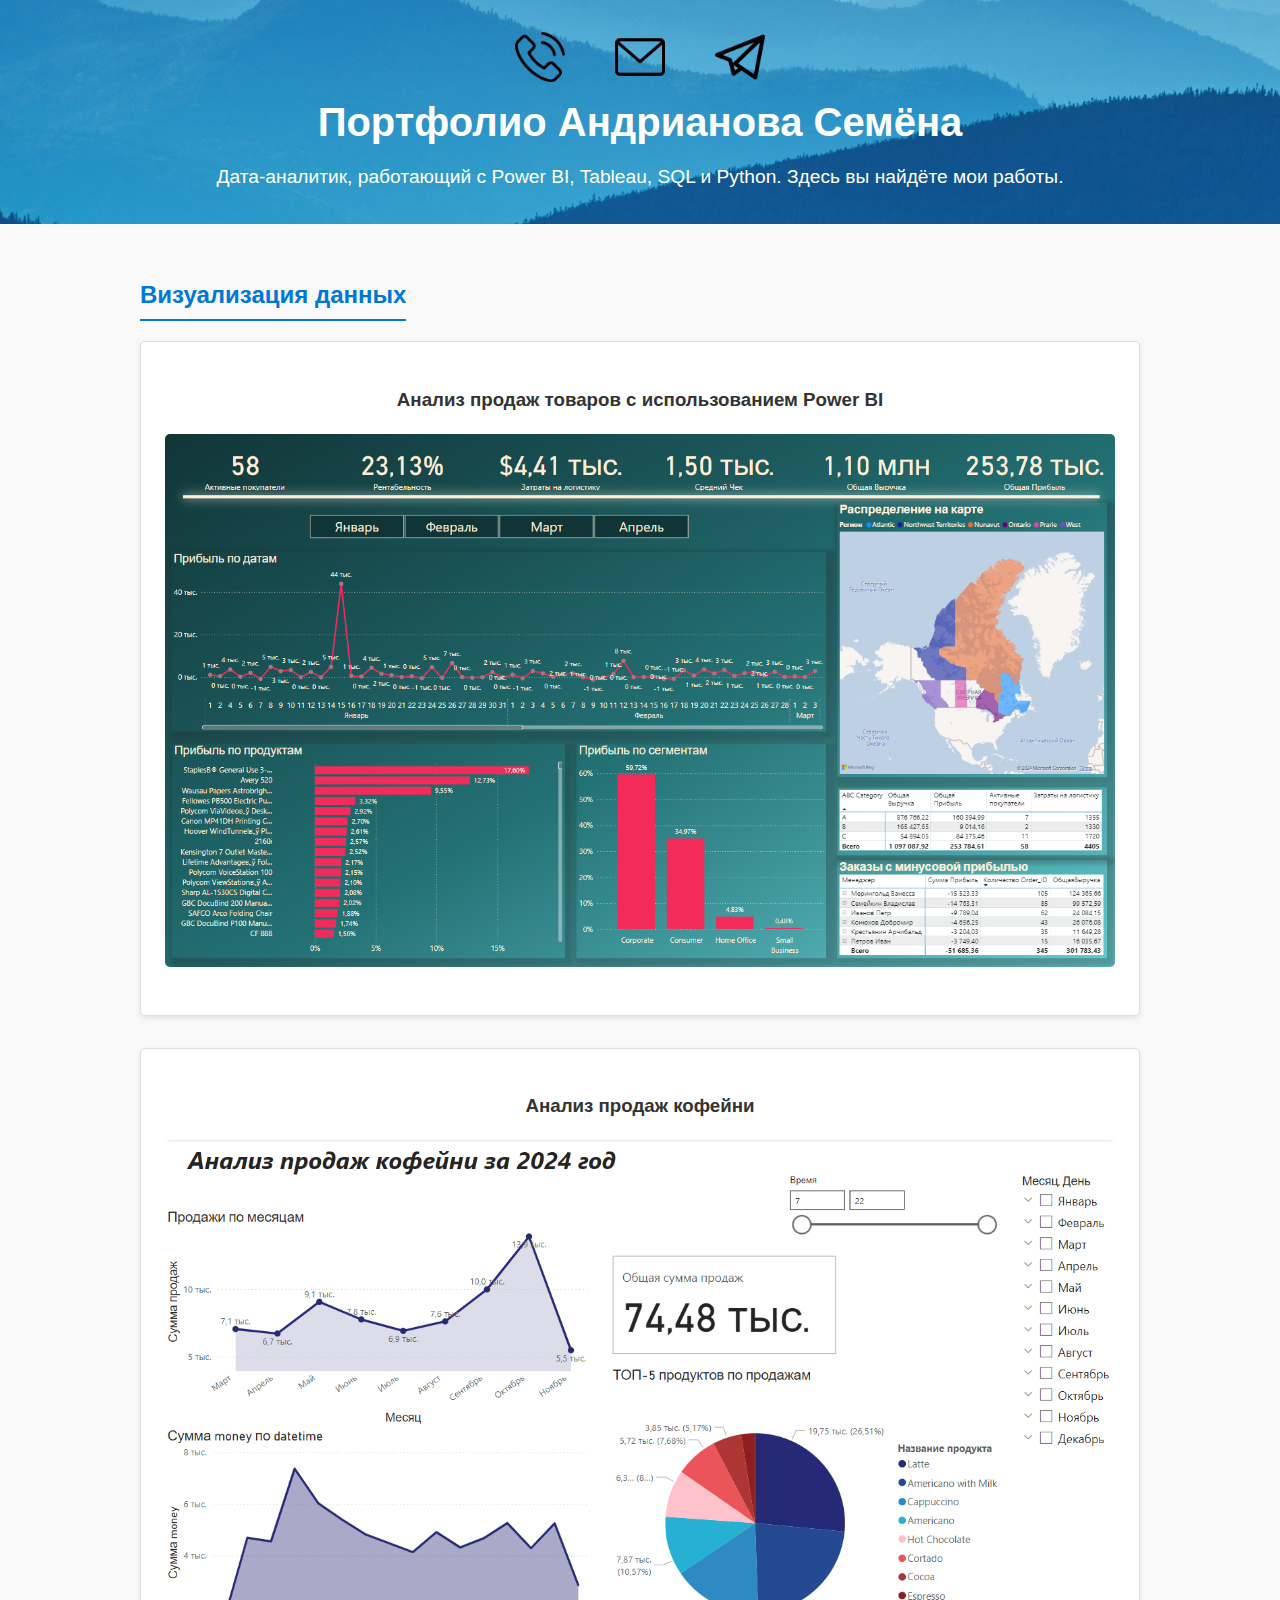
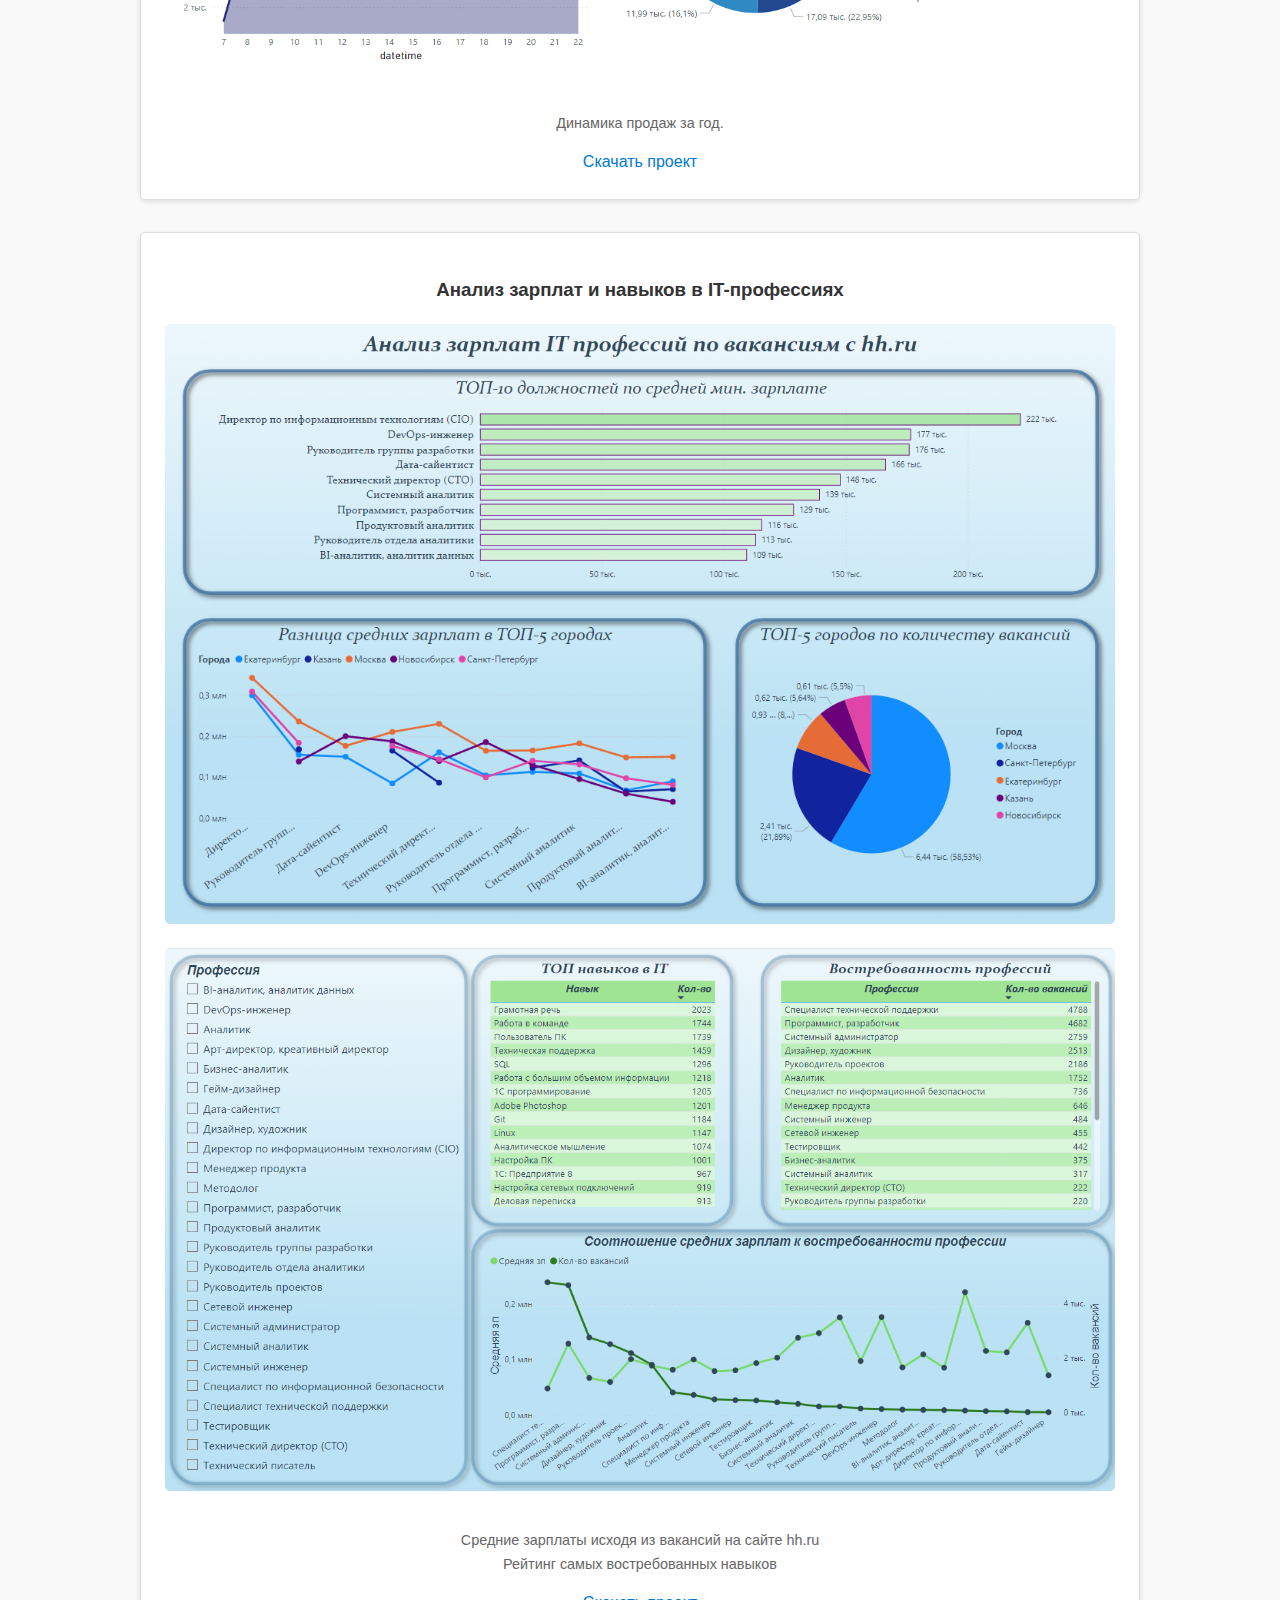
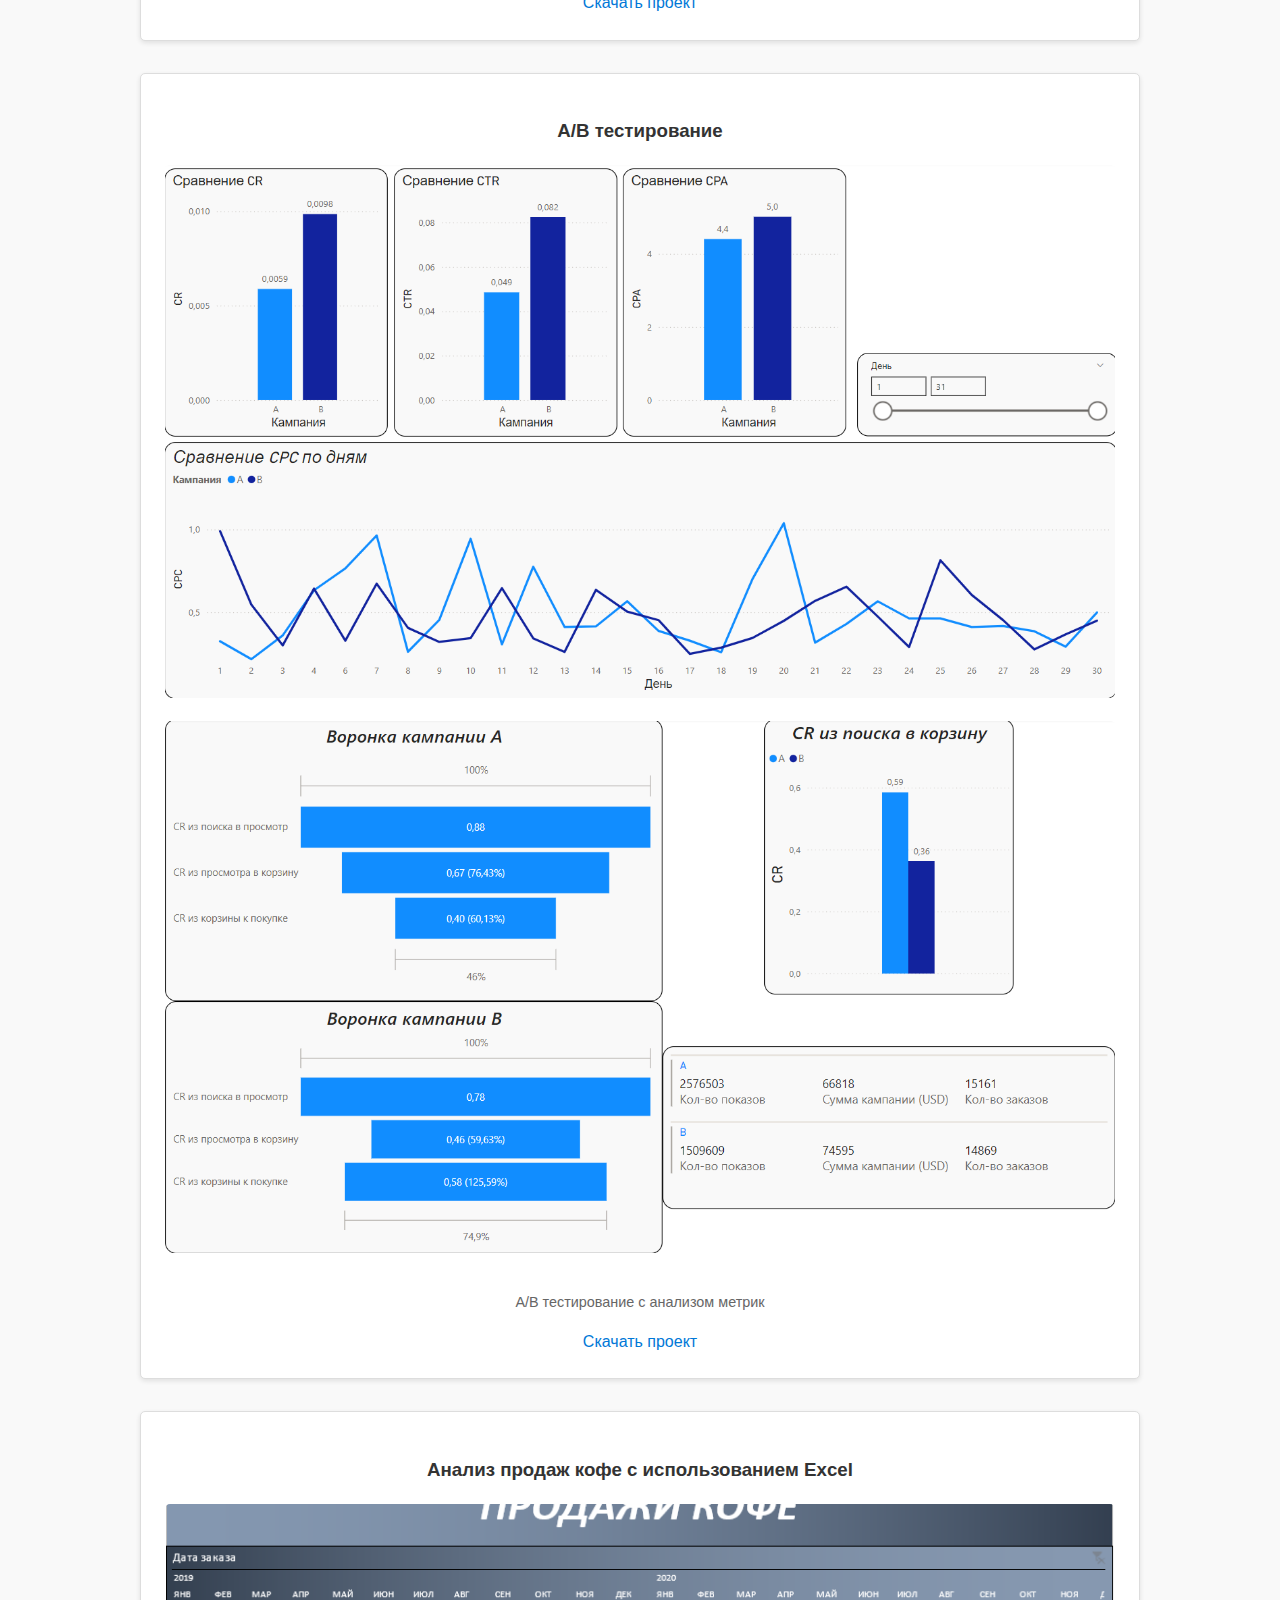
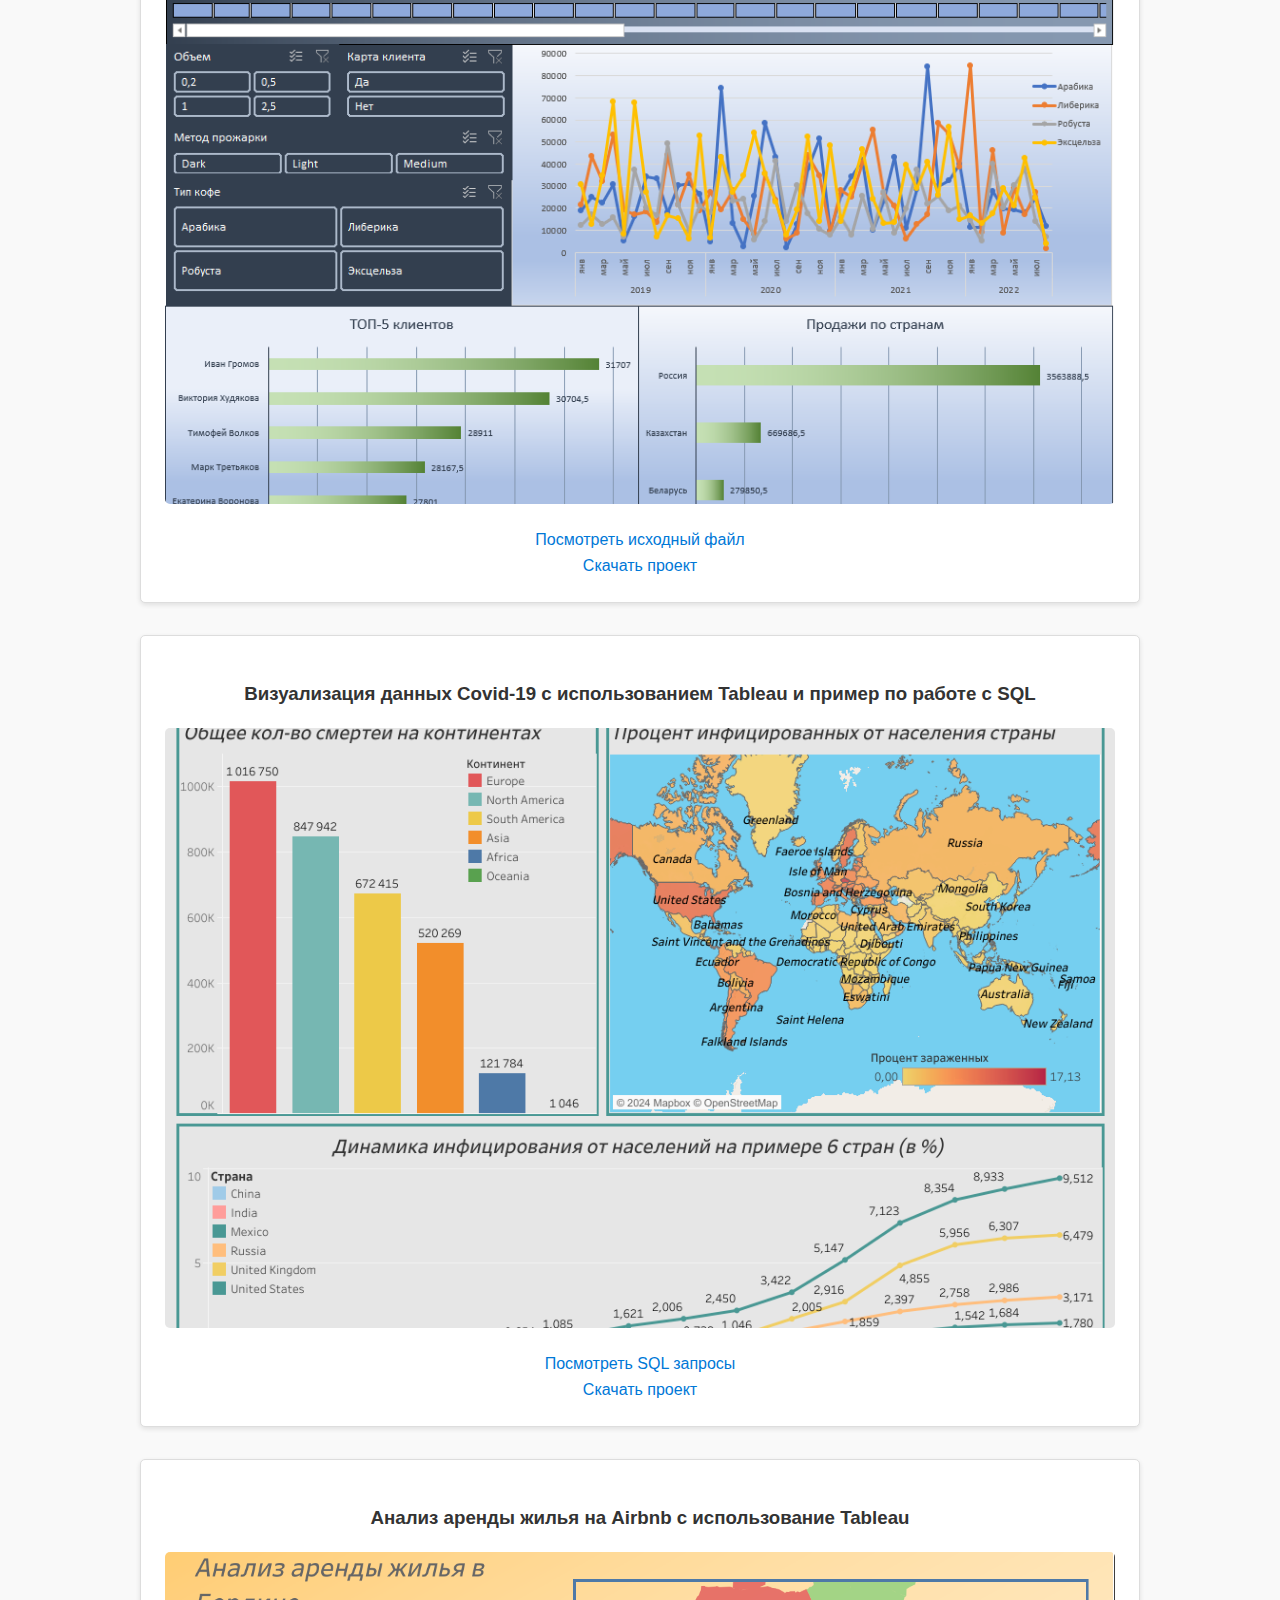
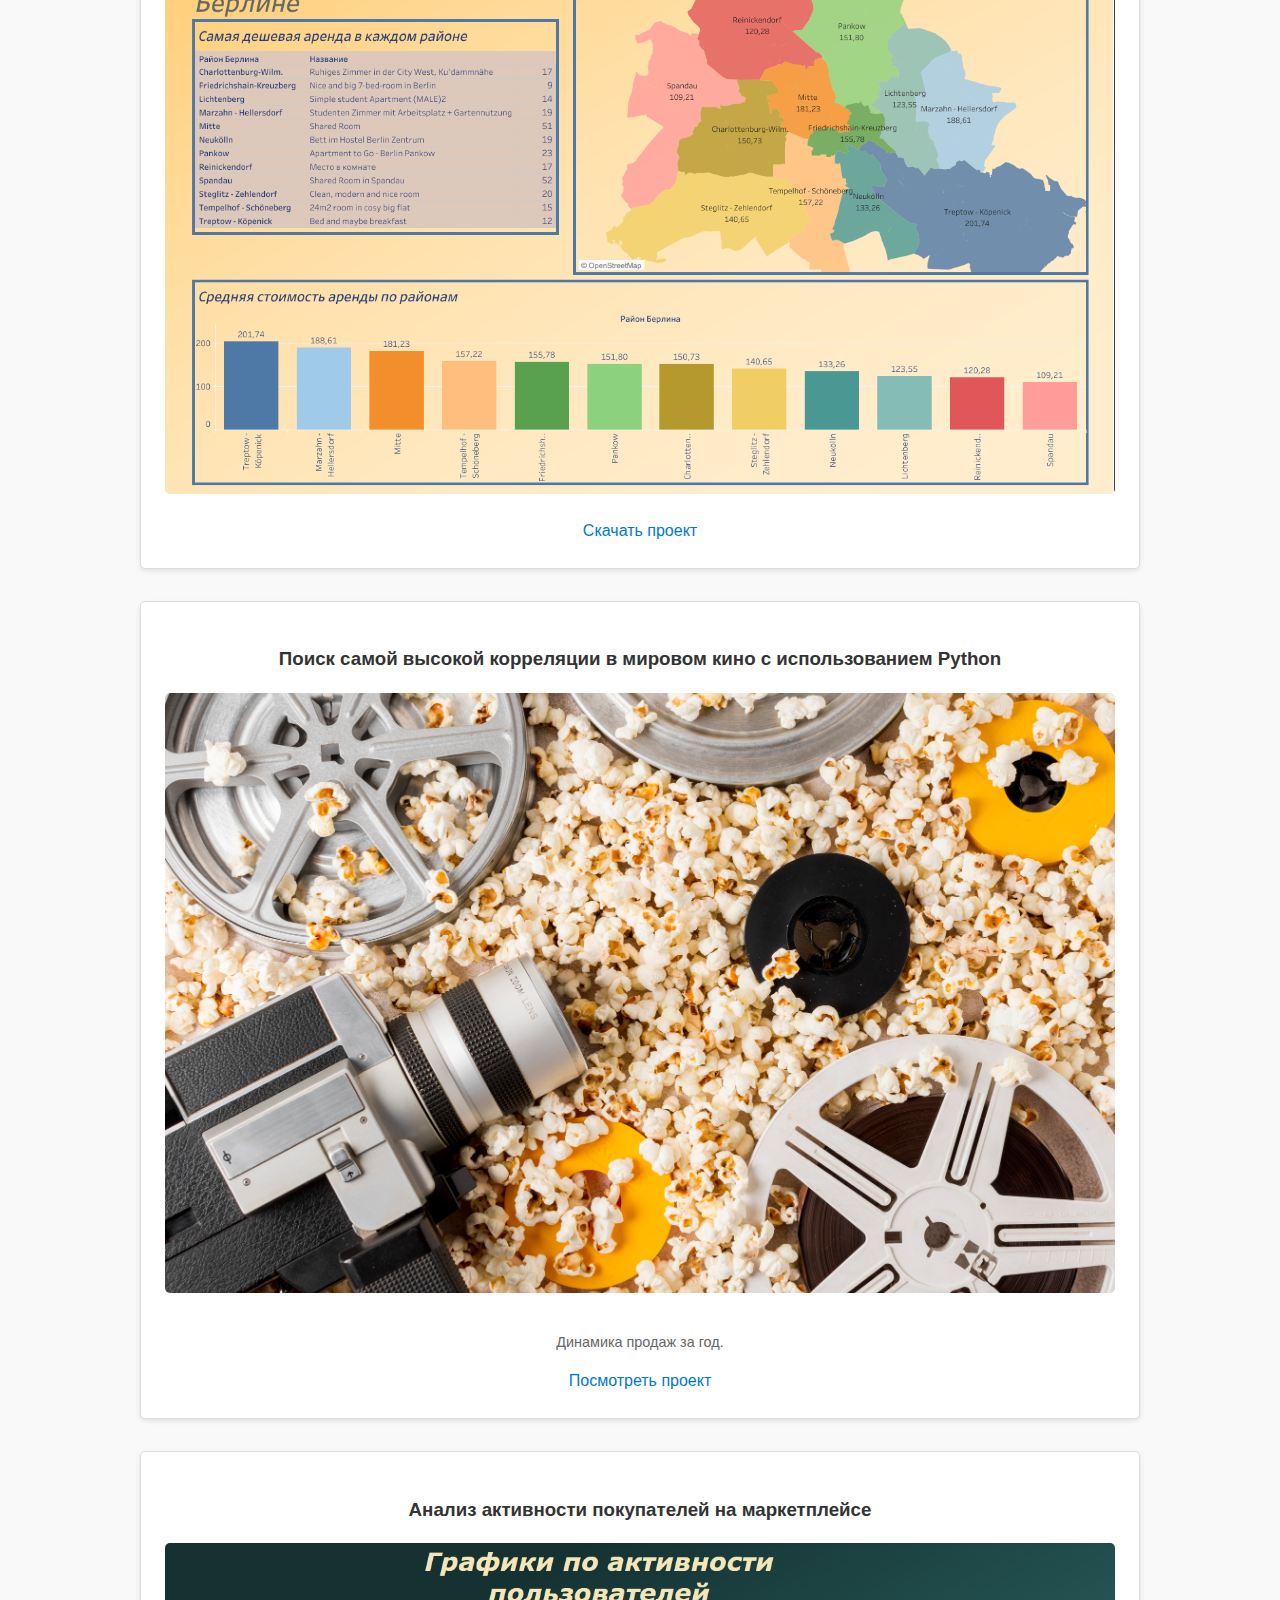
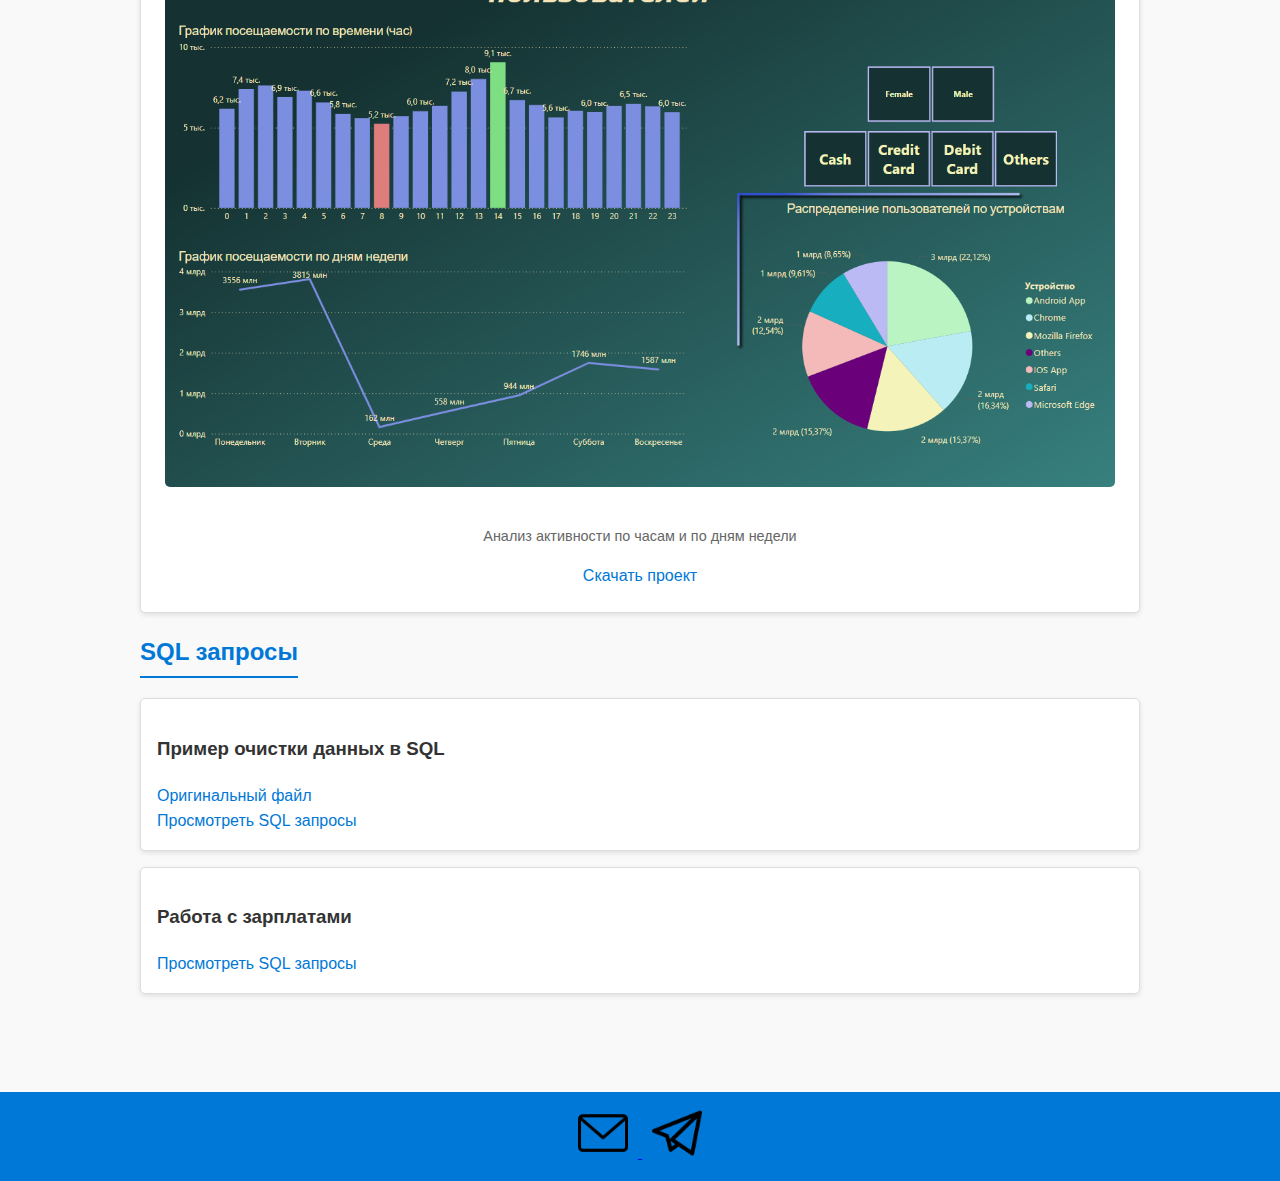
<file: index.html>
<!DOCTYPE html>
<html lang="en">
<head>
    <meta charset="UTF-8">
    <meta name="viewport" content="width=device-width, initial-scale=1.0">
    <title>Портфолио Андрианова Семёна</title>
    <link rel="stylesheet" href="style.css">
    <link rel="icon" href="images/favicon.png" type="image/png">
</head>
<body>
    <header>
        <div class = "header-contact">
            <a href="tel:+7(926)405-82-02" target="_blank" title="Позвонить">
                <img src="images/phone-call.png" alt="Email" style="width: 50px; margin: 0 10px;">
            </a>
            <a href="mailto:andrianov.semen@list.ru" target="_blank" title="Написать на почту">
                <img src="images/mail.png" alt="Email" style="width: 50px; margin: 0 10px;">
            </a>
            <a href="https://t.me/funshake" target="_blank" title="Написать в Telegram">
                <img src="images/telegram.png" alt="Telegram" style="width: 50px; margin: 0 10px;">
            </a>
        </div>
        <div class="container">
            <h1>Портфолио Андрианова Семёна</h1>
            <p>Дата-аналитик, работающий с Power BI, Tableau, SQL и Python. Здесь вы найдёте мои работы.</p>
        </div>
    </header>
    <main class="container">
        <!-- Раздел: Графики -->
        <section id="charts">
            <h2>Визуализация данных</h2>
            <div class="project-list">
                <div class="project-card">
                    <a href="images/canadian sales.png" target="_blank">
                    <h3>Анализ продаж товаров с использованием Power BI</h3>
                    	<img src="images/canadian sales.png" alt="Анализ продаж товаров"></a>
                </div>
                <div class="project-card">
                    <a href="images/coffee.png" target="_blank">
                    <h3>Анализ продаж кофейни</h3>
                    	<img src="images/coffee.png" alt="График Анализа продаж"></a>
                    <p>Динамика продаж за год.</p>
                    <a href="projects/coffee.pbix">
                        <span class="project">Скачать проект</span></a><br>
                </div>
                <div class="project-card">
                    <a href="images/jobs1.png" target="_blank">
                    <h3>Анализ зарплат и навыков в IT-профессиях</h3>
                    	<img src="images/jobs1.png" alt="Зарплаты IT"></a>
                    <a href="images/jobs2.png" target="_blank">
                        <img src="images/jobs2.png" alt="Навыки IT"></a>
                    <p>Средние зарплаты исходя из вакансий на сайте hh.ru<br>
                        Рейтинг самых востребованных навыков</p>
                    <a href="projects/jobs.pbix">
                        <span class="project">Скачать проект</span></a><br>
                    </div>
                <div class="project-card">
                    <a href="images/ab1.png" target="_blank">
                    <h3>A/B тестирование</h3>
                    	<img src="images/ab1.png" alt="A/B"></a>
                    <a href="images/ab2.png" target="_blank">
                        <img src="images/ab2.png" alt="A/B-2"></a>
                    <p>A/B тестирование с анализом метрик</p>
                    <a href="projects/ab.pbix">
                        <span class="project">Скачать проект</span></a><br>
                </div>
                <div class="project-card">
                    <a href="images/coffeeproject.png" target="_blank">
                    <h3>Анализ продаж кофе с использованием Excel</h3>
                    	<img src="images/coffeeproject.png" alt="coffeeproject"></a>
                    <a href="other/coffeeOrders.xlsx">
                        <span class="project">Посмотреть исходный файл</span></a><br>
                    <a href="projects/coffeeproj.xlsx">
                        <span class="project">Скачать проект</span></a>
                </div>
                <div class="project-card">
                    <a href="images/Covid19.png" target="_blank">
                    <h3>Визуализация данных Covid-19 с использованием Tableau и пример по работе с SQL</h3>
                    	<img src="images/Covid19.png" alt="Covid"></a>
                    <a href="https://github.com/funshakes/Data-Analyst-Portfolio/blob/main/SQL%20queries/covidforproject.sql">
                        <span class="project">Посмотреть SQL запросы</span></a><br>
                    <a href="projects/Covid-19 project.twbx">
                        <span class="project">Скачать проект</span></a>
                </div>
                <div class="project-card">
                    <a href="images/Airbnb.png" target="_blank">
                    <h3>Анализ аренды жилья на Airbnb с использование Tableau</h3>
                    	<img src="images/Airbnb.png" alt="Covid"></a>
                    <a href="projects/Airbnb.twbx">
                        <span class="project">Скачать проект</span></a><br>
                </div>
                <div class="project-card">
                    <a href="https://github.com/funshakes/Data-Analyst-Portfolio/blob/main/projects/moviescorr.ipynb" target="_blank">
                    <h3>Поиск самой высокой корреляции в мировом кино с использованием Python</h3>
                    	<img src="images/cinema.jpg" alt="Cinema"></a>
                    <p>Динамика продаж за год.</p>
                    <a href="https://github.com/funshakes/Data-Analyst-Portfolio/blob/main/projects/moviescorr.ipynb">
                        <span class="project">Посмотреть проект</span></a><br>
                </div>
		        <div class="project-card">
                    <a href="images/users.png" target="_blank">
                    <h3>Анализ активности покупателей на маркетплейсе</h3>
                    	<img src="images/users.png" alt="Users"></a>
                    <p>Анализ активности по часам и по дням недели</p>
                    <a href="projects/users.pbix">
                        <span class="project">Скачать проект</span></a>
                </div>
            </div>
        </section>
        <section id="sql">
            <h2>SQL запросы</h2>
            <div class="sql-query">
                <h3>Пример очистки данных в SQL</h3>
                <a href="other/Housing.xlsx">
                    <span class="project">Оригинальный файл</span></a><br>
                <a href="https://github.com/funshakes/Data-Analyst-Portfolio/blob/main/SQL%20queries/cleaningdata.sql">
                    <span class="project">Просмотреть SQL запросы</span></a>
            </div>
            <div class="sql-query">
                <h3>Работа с зарплатами</h3>
                <a href="https://github.com/funshakes/Data-Analyst-Portfolio/blob/main/SQL%20queries/salary%20queries.sql">
                    <span class="project">Просмотреть SQL запросы</span></a>
            </div>
    </main>
    <footer style="text-align: center; margin-top: 50px;">
        <a href="mailto:andrianov.semen@list.ru" target="_blank" title="Написать на почту">
            <img src="images/mail.png" alt="Email" style="width: 50px; margin: 0 10px;">
        </a>
        <a href="https://t.me/funshake" target="_blank" title="Написать в Telegram">
            <img src="images/telegram.png" alt="Telegram" style="width: 50px; margin: 0 10px;">
        </a>
    </footer>
</body>
</html>
</file>
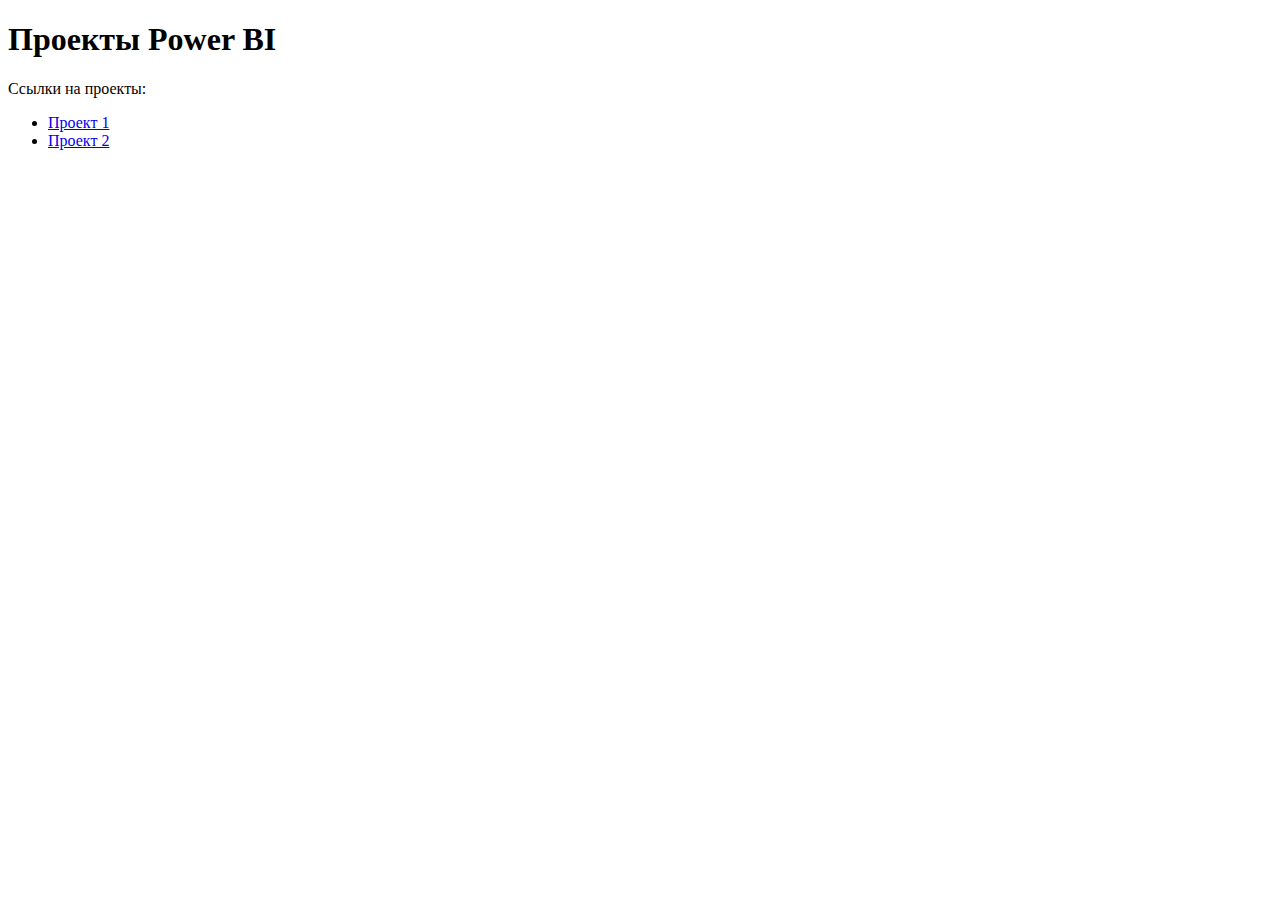
<file: projects/powerbi.html>
<!DOCTYPE html>
<html lang="en">
<head>
    <meta charset="UTF-8">
    <meta name="viewport" content="width=device-width, initial-scale=1.0">
    <title>Проекты Power BI</title>
</head>
<body>
    <h1>Проекты Power BI</h1>
    <p>Ссылки на проекты:</p>
    <ul>
        <li><a href="https://future-skull-265.notion.site/Power-BI-153bc72b7d3180a8a790c74d363fec65" target="_blank">Проект 1</a></li>
        <li><a href="https://drive.google.com/drive/folders/1vCL8p8fDtwOaHGme_qlPKMexw_Tw7GQv?usp=sharing" target="_blank">Проект 2</a></li>
    </ul>
</body>
</html>
</file>
<file: style.css>
body {
    font-family: Arial, sans-serif;
    line-height: 1.6;
    margin: 0;
    padding: 0;
    color: #333;
    background-color: #f9f9f9;
}

header {
    background-image: url('images/header.jpg');
    background-size: cover;
    background-position: center;
    color: #fff;
    padding: 2rem 0;
    text-align: center;
}

.header-contact {
    justify-content: center;
    align-items: center;
    display: flex;
    gap: 30px;
}

header h1 {
    margin: 0;
    font-size: 2.5rem;
}

header p {
    font-size: 1.2rem;
    margin: 0.5rem 0 0;
}

.container {
    width: 90%;
    max-width: 1000px;
    margin: 0 auto;
}

main {
    padding: 2rem 0;
}

h2 {
    color: #0078d7;
    border-bottom: 2px solid #0078d7;
    display: inline-block;
    padding-bottom: 0.3rem;
}


.project-list {
    display: flex;
    flex-wrap: wrap;
    gap: 2rem;
}

.project-card {
    background: #fff;
    border: 1px solid #ddd;
    border-radius: 5px;
    padding: 1.5rem;
    text-align: center;
    flex: 1 1 45%;
    box-shadow: 0 2px 5px rgba(0, 0, 0, 0.1);
}

.project-card img {
    width: 100%;
    max-height: 600px;
    object-fit: cover;
    border-radius: 5px;
    margin-bottom: 1rem;
    transition: transform 0.3s ease, box-shadow 0.3s ease;
}


.project-card img:hover {
    transform: scale(1.05);
    box-shadow: 0 4px 8px rgba(0, 0, 0, 0.2);
}

.project-card a {
    text-decoration: none;
    color: inherit;
}

.project-card p {
    font-size: 0.9rem;
    color: #666;
}

.project {
    color: #0078d7;
    transition: transform 0.3s ease;
    display: inline-block;
}

.project:hover {
    transform: scale(1.05);
}

.sql-query {
    background: #fff;
    border: 1px solid #ddd;
    border-radius: 5px;
    padding: 1rem;
    margin-bottom: 1rem;
    box-shadow: 0 2px 5px rgba(0, 0, 0, 0.1);
}

sql-query code {
    display: block;
    background: #f4f4f4;
    padding: 1rem;
    border-radius: 5px;
    margin-top: 0.5rem;
    font-family: monospace;
    font-size: 0.9rem;
    color: #0078d7;
}

footer {
    text-align: center;
    padding: 1rem 0;
    background: #0078d7;
    color: #fff;
}
</file>
